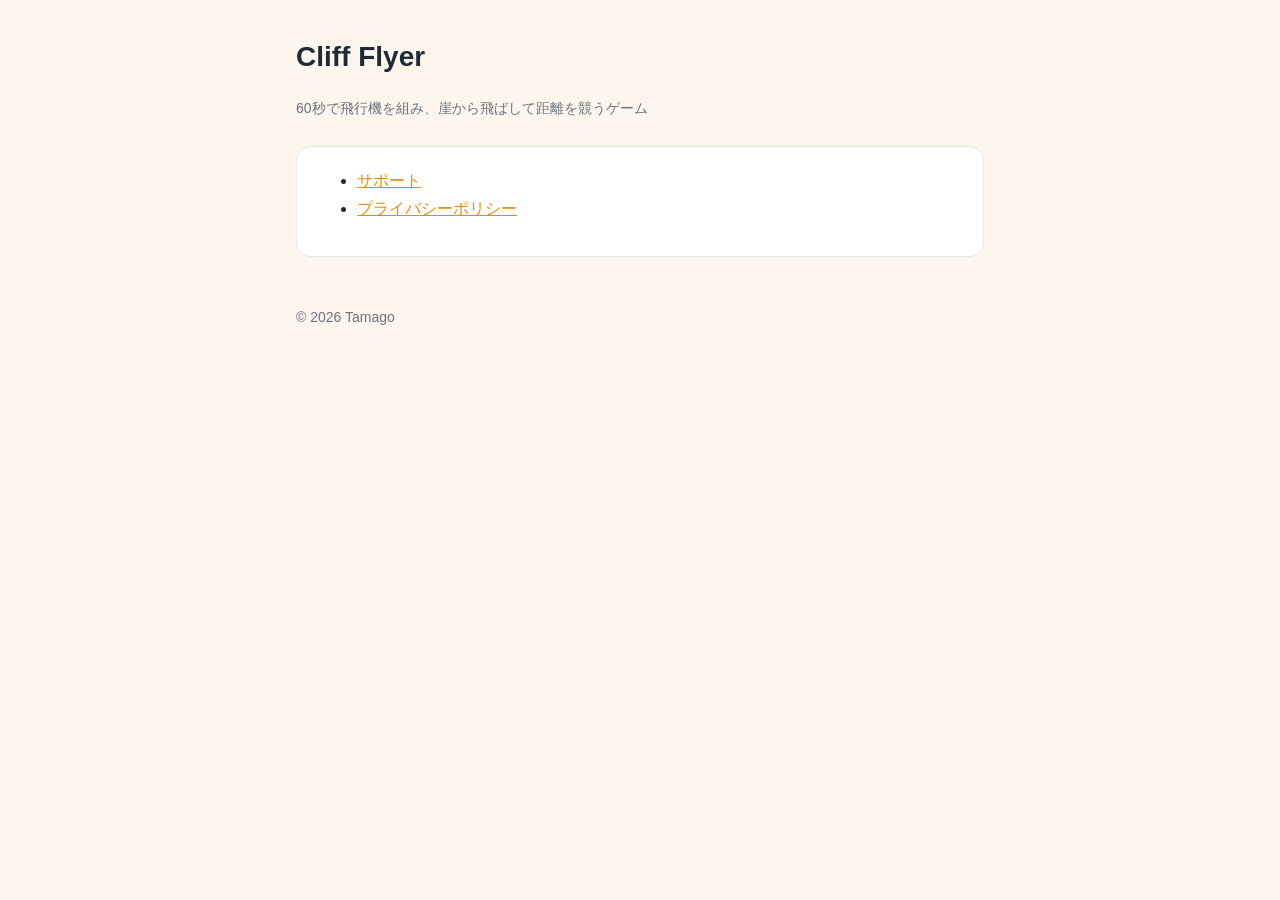
<file: index.html>
<!doctype html>
<html lang="ja">
<head>
<meta charset="utf-8">
<meta name="viewport" content="width=device-width, initial-scale=1">
<title>Cliff Flyer</title>
<link rel="stylesheet" href="style.css">
</head>
<body>
<main>
<h1>Cliff Flyer</h1>
<p class="meta">60秒で飛行機を組み、崖から飛ばして距離を競うゲーム</p>
<div class="card">
<ul>
<li><a href="support.html">サポート</a></li>
<li><a href="privacy.html">プライバシーポリシー</a></li>
</ul>
</div>
<footer>&copy; 2026 Tamago</footer>
</main>
</body>
</html>
</file>
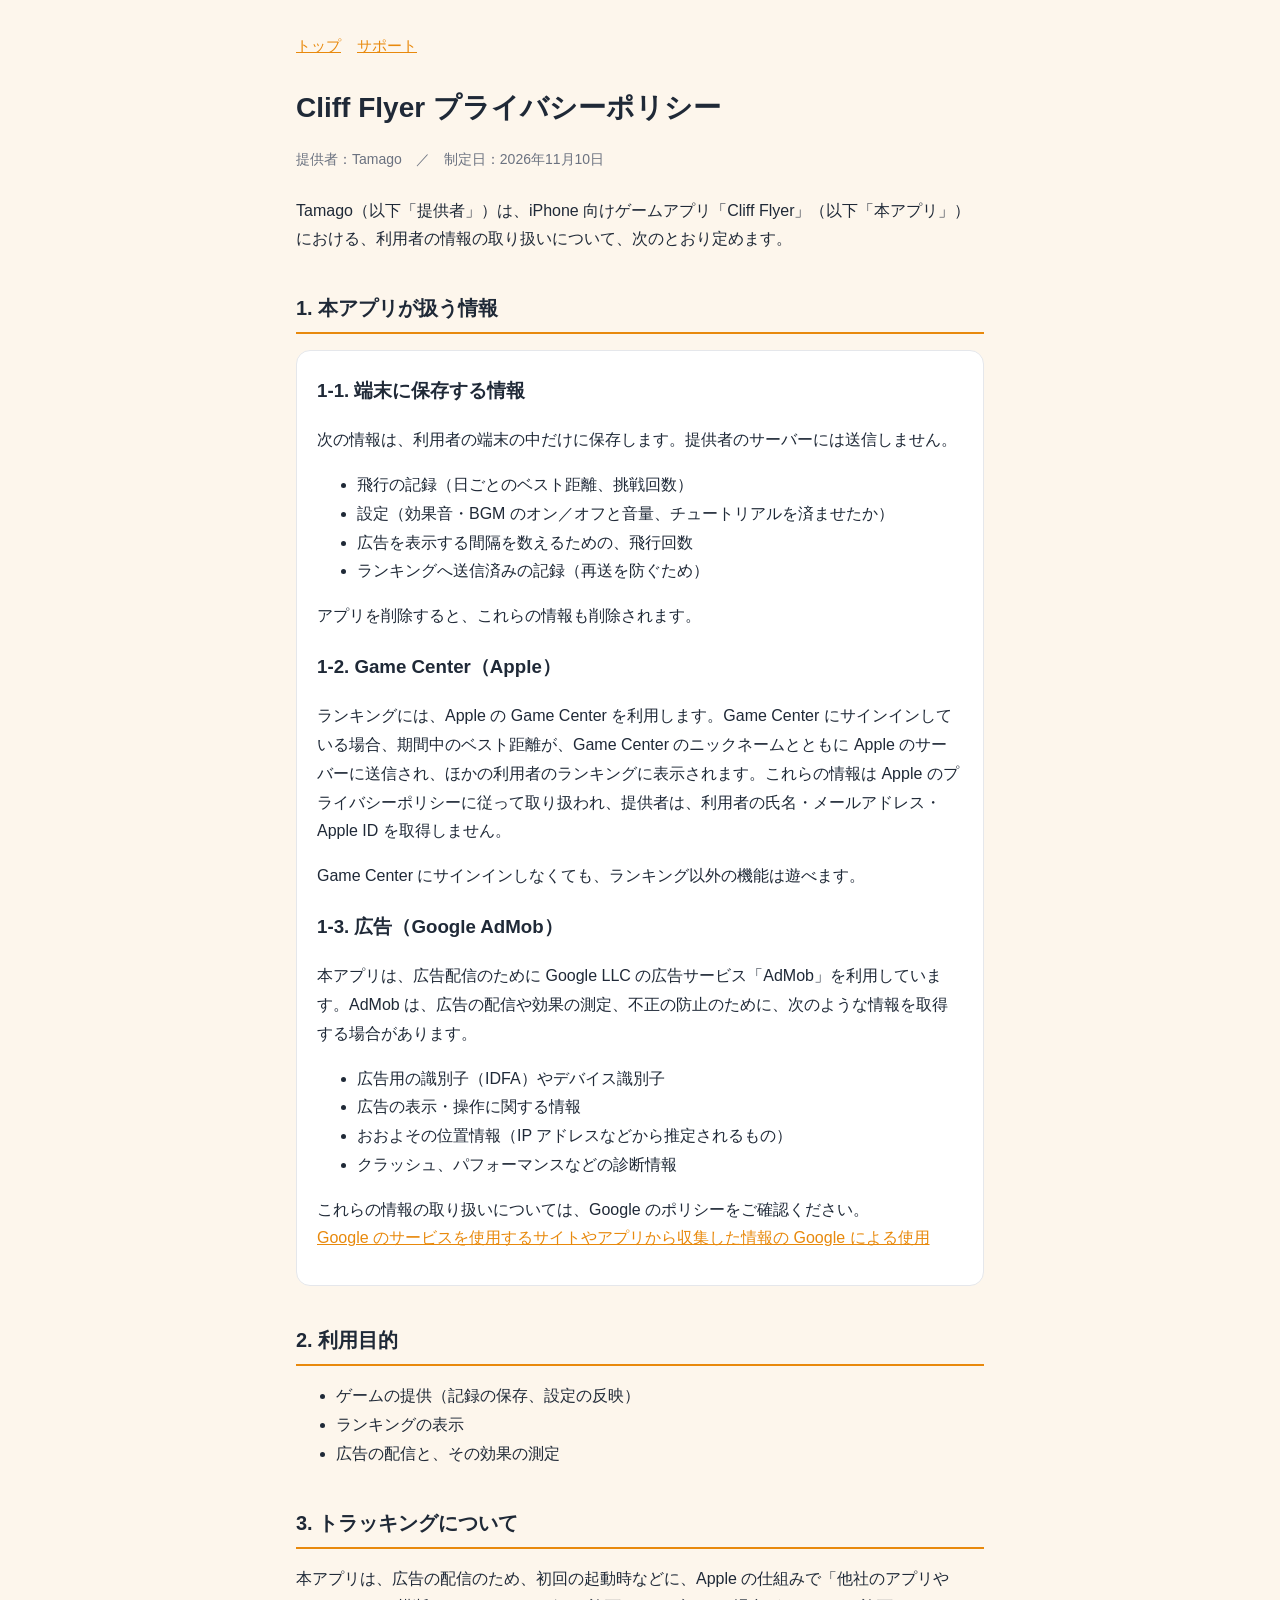
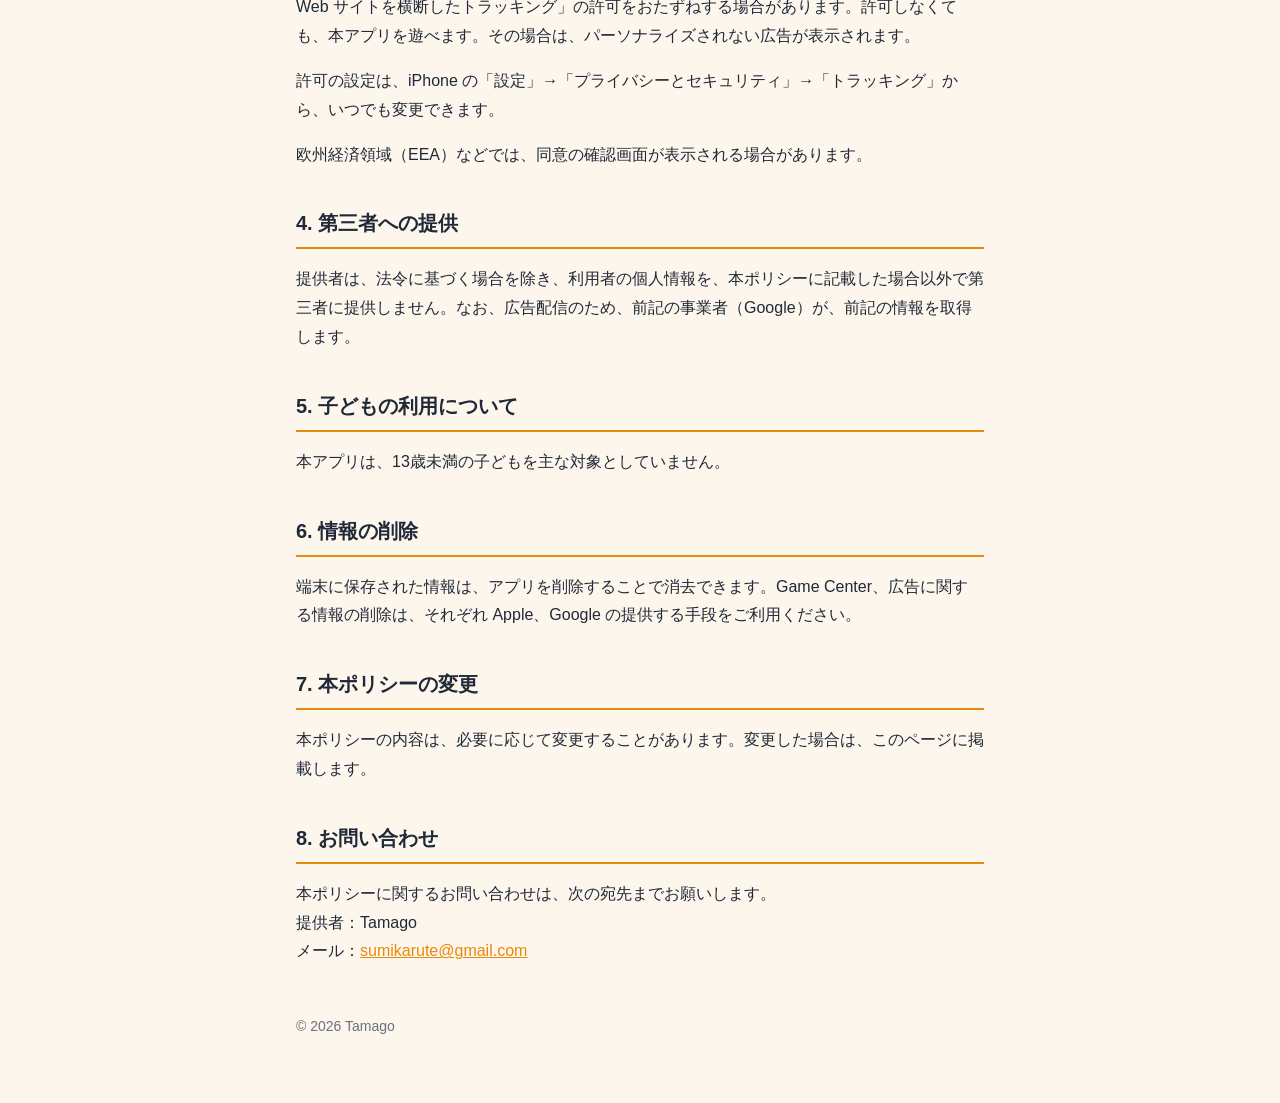
<file: privacy.html>
<!doctype html>
<html lang="ja">
<head>
<meta charset="utf-8">
<meta name="viewport" content="width=device-width, initial-scale=1">
<title>プライバシーポリシー | Cliff Flyer</title>
<link rel="stylesheet" href="style.css">
</head>
<body>
<main>
<nav><a href="index.html">トップ</a><a href="support.html">サポート</a></nav>
<h1>Cliff Flyer プライバシーポリシー</h1>
<p class="meta">提供者：Tamago　／　制定日：2026年11月10日</p>

<p>Tamago（以下「提供者」）は、iPhone 向けゲームアプリ「Cliff Flyer」（以下「本アプリ」）における、利用者の情報の取り扱いについて、次のとおり定めます。</p>

<h2>1. 本アプリが扱う情報</h2>
<div class="card">
<h3>1-1. 端末に保存する情報</h3>
<p>次の情報は、利用者の端末の中だけに保存します。提供者のサーバーには送信しません。</p>
<ul>
<li>飛行の記録（日ごとのベスト距離、挑戦回数）</li>
<li>設定（効果音・BGM のオン／オフと音量、チュートリアルを済ませたか）</li>
<li>広告を表示する間隔を数えるための、飛行回数</li>
<li>ランキングへ送信済みの記録（再送を防ぐため）</li>
</ul>
<p>アプリを削除すると、これらの情報も削除されます。</p>

<h3>1-2. Game Center（Apple）</h3>
<p>ランキングには、Apple の Game Center を利用します。Game Center にサインインしている場合、期間中のベスト距離が、Game Center のニックネームとともに Apple のサーバーに送信され、ほかの利用者のランキングに表示されます。これらの情報は Apple のプライバシーポリシーに従って取り扱われ、提供者は、利用者の氏名・メールアドレス・Apple ID を取得しません。</p>
<p>Game Center にサインインしなくても、ランキング以外の機能は遊べます。</p>

<h3>1-3. 広告（Google AdMob）</h3>
<p>本アプリは、広告配信のために Google LLC の広告サービス「AdMob」を利用しています。AdMob は、広告の配信や効果の測定、不正の防止のために、次のような情報を取得する場合があります。</p>
<ul>
<li>広告用の識別子（IDFA）やデバイス識別子</li>
<li>広告の表示・操作に関する情報</li>
<li>おおよその位置情報（IP アドレスなどから推定されるもの）</li>
<li>クラッシュ、パフォーマンスなどの診断情報</li>
</ul>
<p>これらの情報の取り扱いについては、Google のポリシーをご確認ください。<br>
<a href="https://policies.google.com/technologies/partner-sites?hl=ja">Google のサービスを使用するサイトやアプリから収集した情報の Google による使用</a></p>
</div>

<h2>2. 利用目的</h2>
<ul>
<li>ゲームの提供（記録の保存、設定の反映）</li>
<li>ランキングの表示</li>
<li>広告の配信と、その効果の測定</li>
</ul>

<h2>3. トラッキングについて</h2>
<p>本アプリは、広告の配信のため、初回の起動時などに、Apple の仕組みで「他社のアプリや Web サイトを横断したトラッキング」の許可をおたずねする場合があります。許可しなくても、本アプリを遊べます。その場合は、パーソナライズされない広告が表示されます。</p>
<p>許可の設定は、iPhone の「設定」→「プライバシーとセキュリティ」→「トラッキング」から、いつでも変更できます。</p>
<p>欧州経済領域（EEA）などでは、同意の確認画面が表示される場合があります。</p>

<h2>4. 第三者への提供</h2>
<p>提供者は、法令に基づく場合を除き、利用者の個人情報を、本ポリシーに記載した場合以外で第三者に提供しません。なお、広告配信のため、前記の事業者（Google）が、前記の情報を取得します。</p>

<h2>5. 子どもの利用について</h2>
<p>本アプリは、13歳未満の子どもを主な対象としていません。</p>

<h2>6. 情報の削除</h2>
<p>端末に保存された情報は、アプリを削除することで消去できます。Game Center、広告に関する情報の削除は、それぞれ Apple、Google の提供する手段をご利用ください。</p>

<h2>7. 本ポリシーの変更</h2>
<p>本ポリシーの内容は、必要に応じて変更することがあります。変更した場合は、このページに掲載します。</p>

<h2>8. お問い合わせ</h2>
<p>本ポリシーに関するお問い合わせは、次の宛先までお願いします。<br>
提供者：Tamago<br>
メール：<a href="mailto:sumikarute@gmail.com">sumikarute@gmail.com</a></p>

<footer>&copy; 2026 Tamago</footer>
</main>
</body>
</html>
</file>
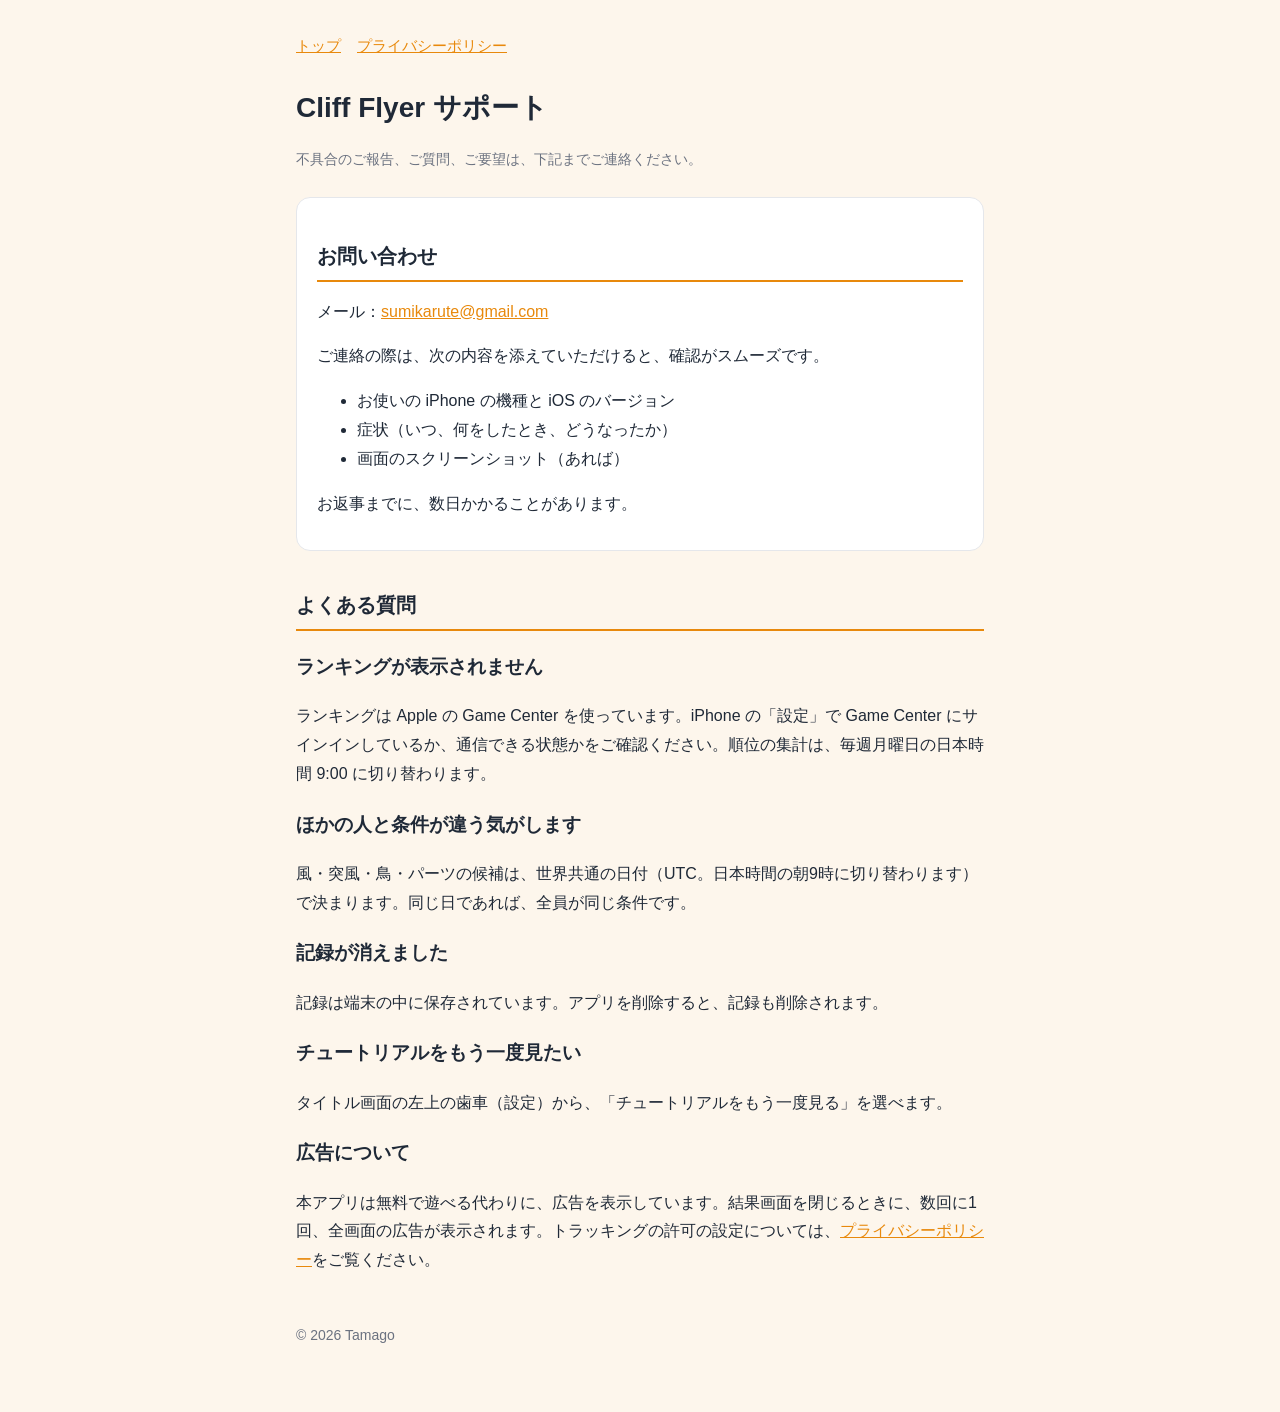
<file: support.html>
<!doctype html>
<html lang="ja">
<head>
<meta charset="utf-8">
<meta name="viewport" content="width=device-width, initial-scale=1">
<title>サポート | Cliff Flyer</title>
<link rel="stylesheet" href="style.css">
</head>
<body>
<main>
<nav><a href="index.html">トップ</a><a href="privacy.html">プライバシーポリシー</a></nav>
<h1>Cliff Flyer サポート</h1>
<p class="meta">不具合のご報告、ご質問、ご要望は、下記までご連絡ください。</p>

<div class="card">
<h2>お問い合わせ</h2>
<p>メール：<a href="mailto:sumikarute@gmail.com">sumikarute@gmail.com</a></p>
<p>ご連絡の際は、次の内容を添えていただけると、確認がスムーズです。</p>
<ul>
<li>お使いの iPhone の機種と iOS のバージョン</li>
<li>症状（いつ、何をしたとき、どうなったか）</li>
<li>画面のスクリーンショット（あれば）</li>
</ul>
<p>お返事までに、数日かかることがあります。</p>
</div>

<h2>よくある質問</h2>

<h3>ランキングが表示されません</h3>
<p>ランキングは Apple の Game Center を使っています。iPhone の「設定」で Game Center にサインインしているか、通信できる状態かをご確認ください。順位の集計は、毎週月曜日の日本時間 9:00 に切り替わります。</p>

<h3>ほかの人と条件が違う気がします</h3>
<p>風・突風・鳥・パーツの候補は、世界共通の日付（UTC。日本時間の朝9時に切り替わります）で決まります。同じ日であれば、全員が同じ条件です。</p>

<h3>記録が消えました</h3>
<p>記録は端末の中に保存されています。アプリを削除すると、記録も削除されます。</p>

<h3>チュートリアルをもう一度見たい</h3>
<p>タイトル画面の左上の歯車（設定）から、「チュートリアルをもう一度見る」を選べます。</p>

<h3>広告について</h3>
<p>本アプリは無料で遊べる代わりに、広告を表示しています。結果画面を閉じるときに、数回に1回、全画面の広告が表示されます。トラッキングの許可の設定については、<a href="privacy.html">プライバシーポリシー</a>をご覧ください。</p>

<footer>&copy; 2026 Tamago</footer>
</main>
</body>
</html>
</file>
<file: style.css>
:root { --bg:#fdf6ec; --ink:#1f2937; --sub:#6b7280; --card:#ffffff; --line:#e5e7eb; --accent:#e8890c; }
@media (prefers-color-scheme: dark) {
  :root { --bg:#14181f; --ink:#f3f4f6; --sub:#9ca3af; --card:#1c222c; --line:#2d3644; --accent:#ffb347; }
}
* { box-sizing: border-box; }
body { margin:0; background:var(--bg); color:var(--ink); line-height:1.8;
  font-family:-apple-system,BlinkMacSystemFont,"Hiragino Sans","Hiragino Kaku Gothic ProN","Yu Gothic",Meiryo,sans-serif; }
main { max-width:720px; margin:0 auto; padding:32px 16px 64px; }
h1 { font-size:28px; margin:0 0 4px; }
h2 { font-size:20px; margin:36px 0 8px; padding-bottom:6px; border-bottom:2px solid var(--accent); }
p, li { font-size:16px; }
.meta { color:var(--sub); font-size:14px; margin-bottom:24px; }
.card { background:var(--card); border:1px solid var(--line); border-radius:14px; padding:4px 20px 16px; margin:16px 0; }
a { color:var(--accent); }
nav { margin-bottom:24px; font-size:15px; }
nav a { margin-right:16px; }
footer { margin-top:48px; color:var(--sub); font-size:14px; }
</file>
